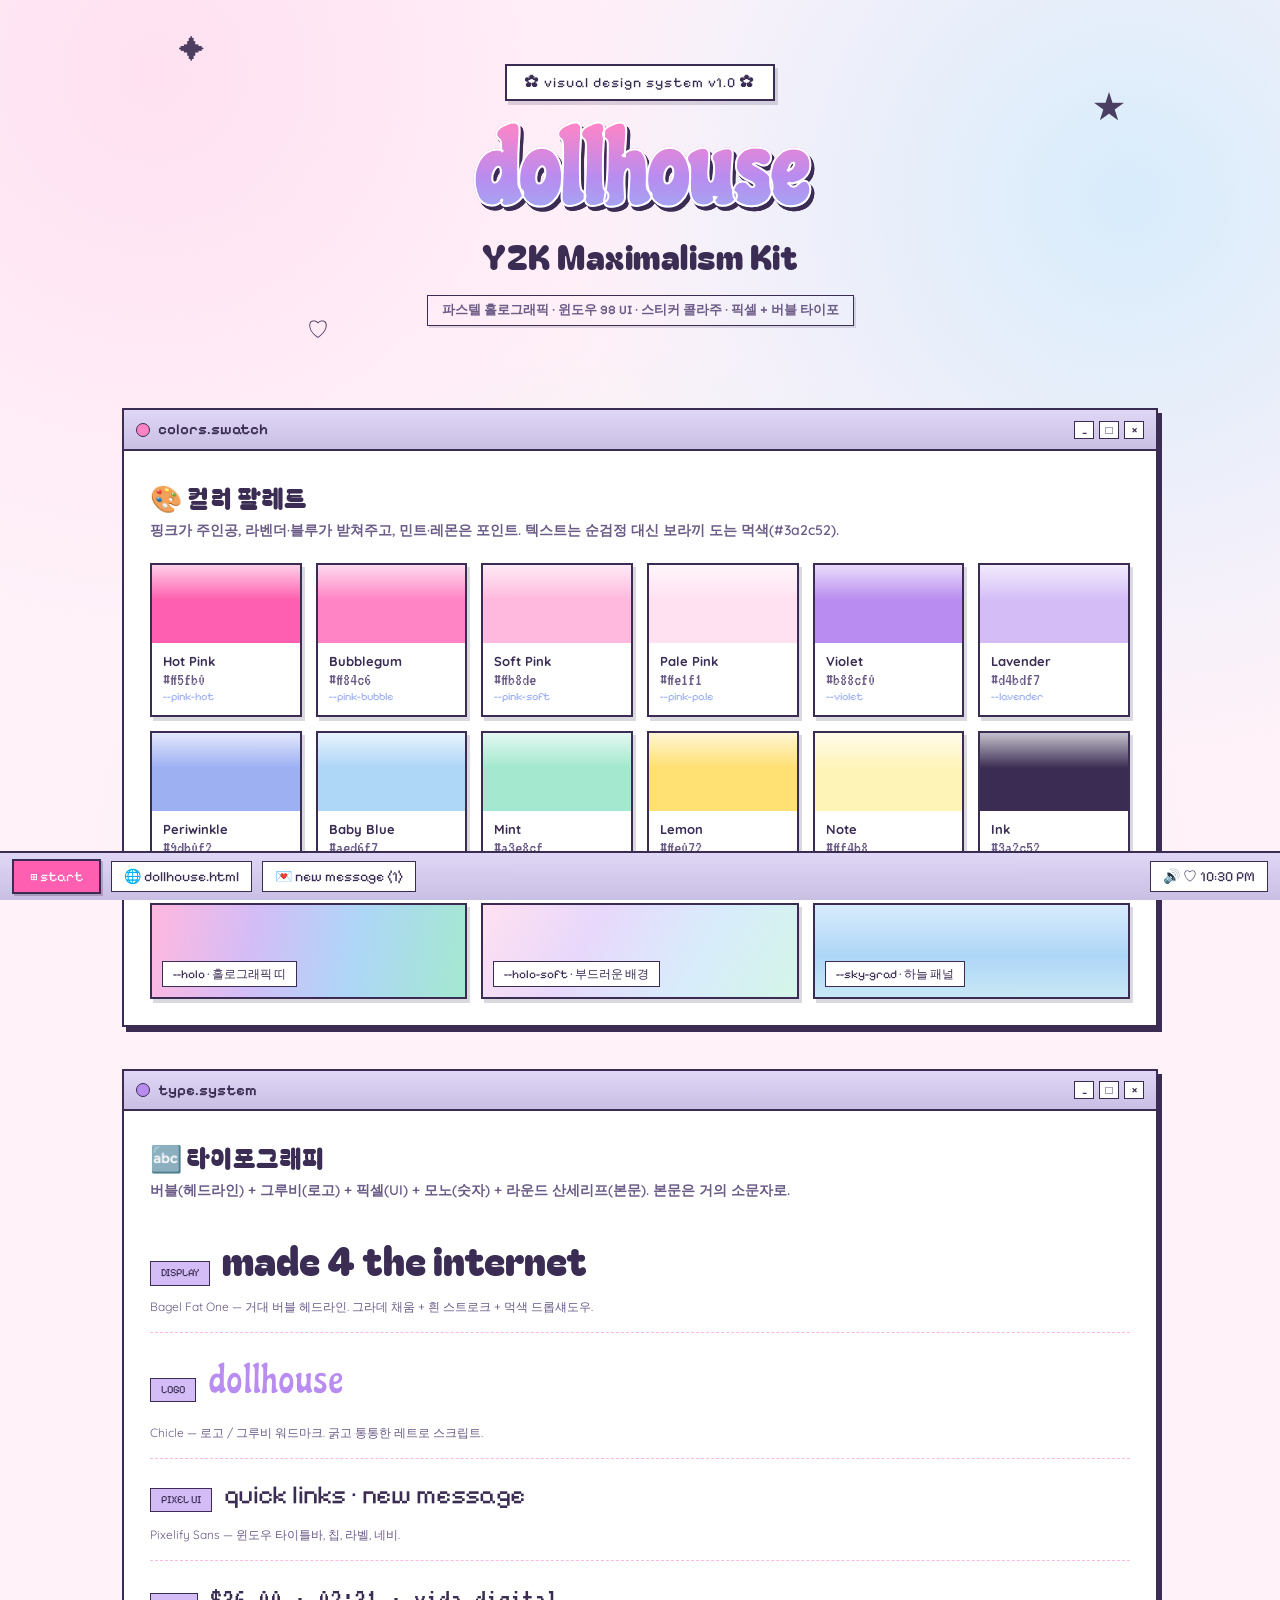
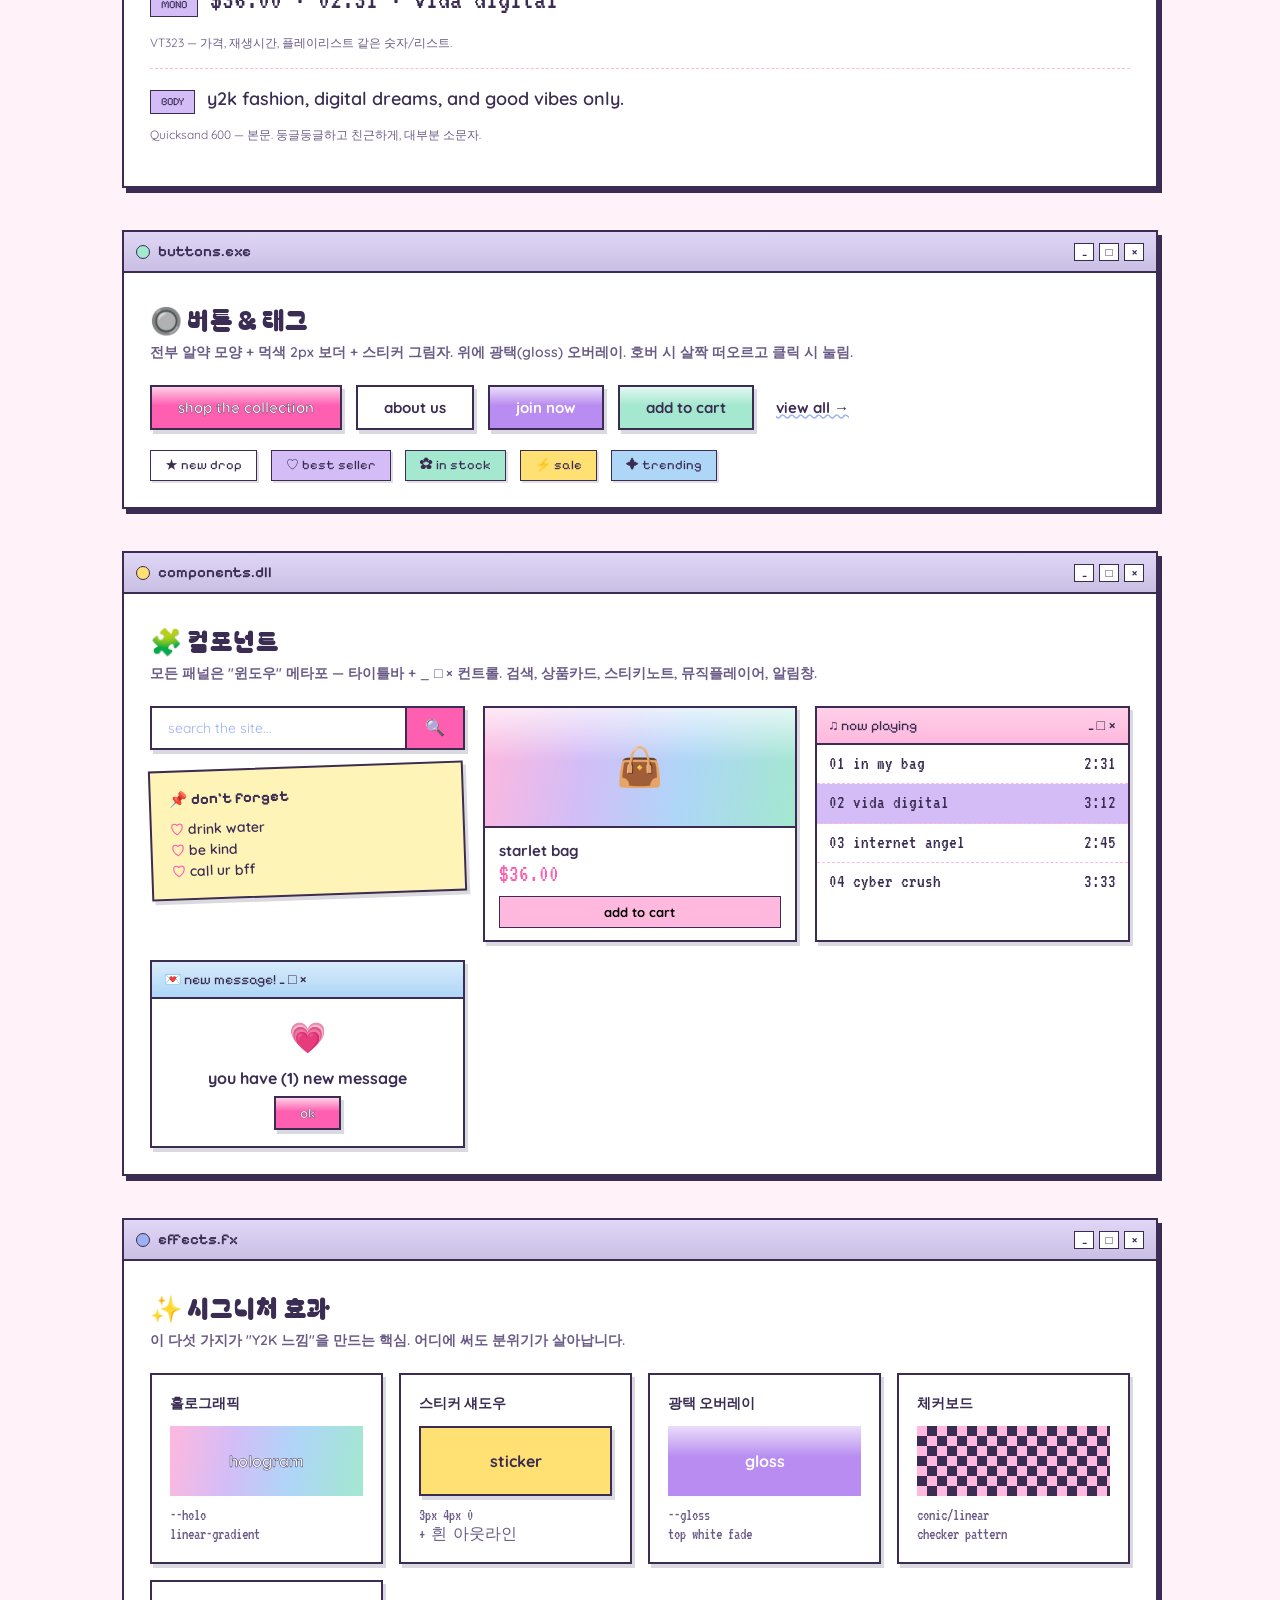
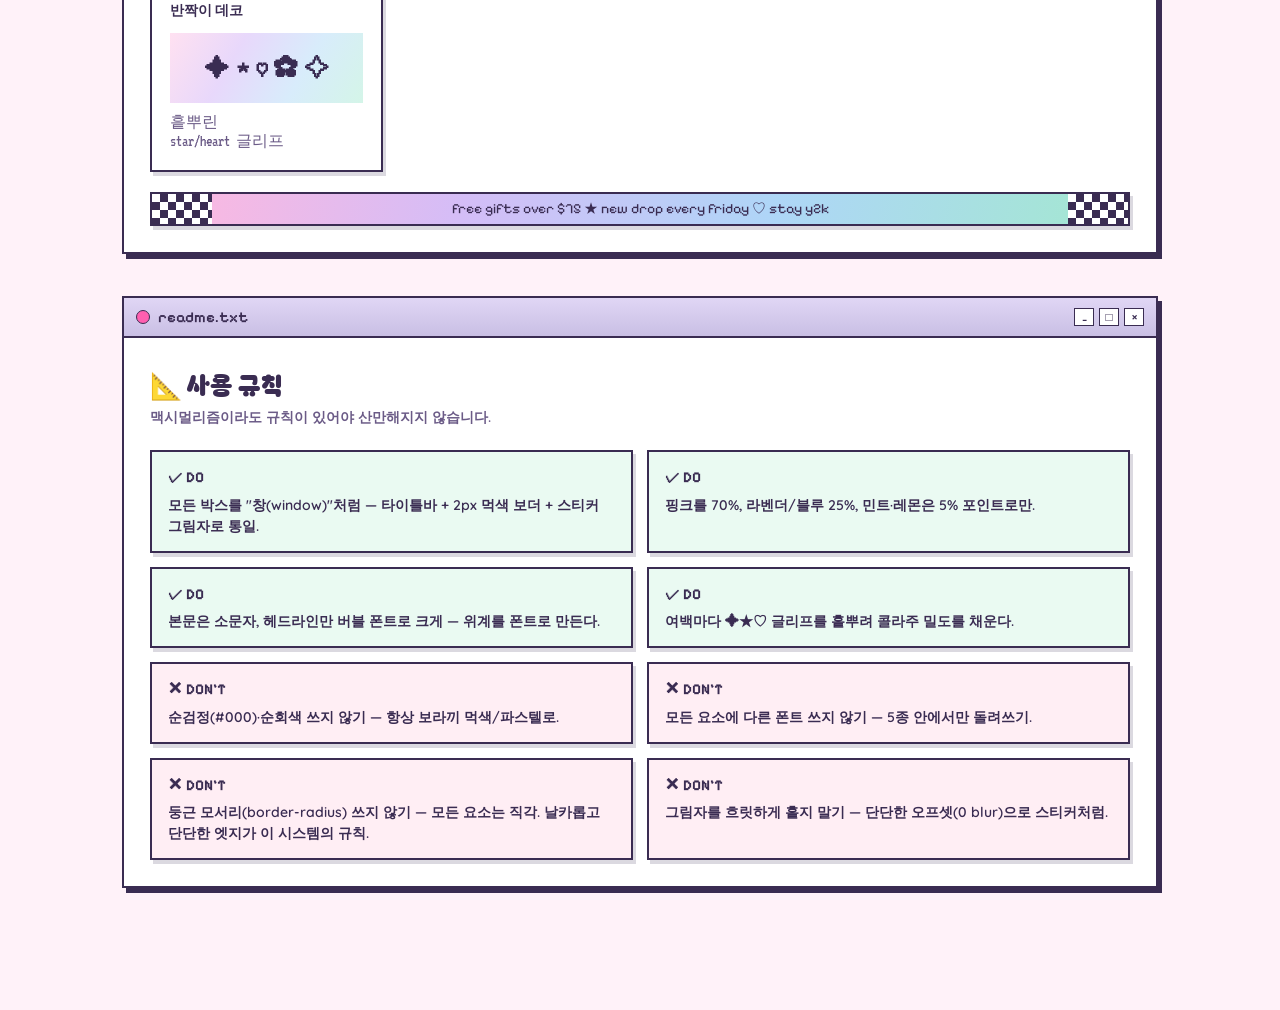
<file: y2k-design-system.html>
<!DOCTYPE html>
<html lang="ko">
<head>
<meta charset="UTF-8">
<meta name="viewport" content="width=device-width, initial-scale=1.0">
<title>dollhouse — Y2K Design System</title>
<link rel="preconnect" href="https://fonts.googleapis.com">
<link rel="preconnect" href="https://fonts.gstatic.com" crossorigin>
<link href="https://fonts.googleapis.com/css2?family=Bagel+Fat+One&family=Chicle&family=Pixelify+Sans:wght@400;500;600&family=Quicksand:wght@400;500;600;700&family=VT323&display=swap" rel="stylesheet">
<style>
/* =====================================================
   Y2K MAXIMALISM — DESIGN TOKENS
   ===================================================== */
:root{
  /* --- 색상: 본체 핑크 계열 --- */
  --pink-hot:      #ff5fb0;   /* CTA / 강조 / 가격표 */
  --pink-bubble:   #ff84c6;   /* 버튼 호버 / 보조강조 */
  --pink-soft:     #ffb8de;   /* 카드 헤더 / 보더 */
  --pink-pale:     #ffe1f1;   /* 패널 배경 */
  --pink-mist:     #fff2f9;   /* 페이지 배경 베이스 */

  /* --- 색상: 라벤더 / 블루 계열 --- */
  --violet:        #b88cf0;   /* 보조 강조 / 아이콘 */
  --lavender:      #d4bdf7;   /* 카드 / 태그 */
  --peri:          #9db0f2;   /* 링크 / 라인 */
  --sky:           #aed6f7;   /* 하늘 패널 */
  --sky-pale:      #d8ecfb;   /* 하늘 그라데 상단 */

  /* --- 색상: 액센트 --- */
  --mint:          #a3e8cf;   /* 성공 / 포인트 */
  --lemon:         #ffe072;   /* 스마일 / 강조닷 */
  --note:          #fff4b8;   /* 스티키노트 */

  /* --- 색상: 뉴트럴 / 시스템 --- */
  --ink:           #3a2c52;   /* 본문 텍스트 (보라끼 도는 먹) */
  --ink-soft:      #6b5b87;   /* 보조 텍스트 */
  --white:         #ffffff;
  --chrome:        #c9bfe4;   /* 윈도우 타이틀바 */
  --chrome-edge:   #9d8fc4;   /* 윈도우 음영 보더 */

  /* --- 그라데이션 --- */
  --holo: linear-gradient(100deg,#ffb8de 0%,#d4bdf7 32%,#aed6f7 64%,#a3e8cf 100%);
  --holo-soft: linear-gradient(120deg,#ffe1f1,#e8d8fb,#d8ecfb,#d4f5e8);
  --sky-grad: linear-gradient(180deg,#d8ecfb 0%,#aed6f7 55%,#c9e8f5 100%);
  --gloss: linear-gradient(180deg,rgba(255,255,255,.7),rgba(255,255,255,0) 45%);

  /* --- 보더 / 라운드 --- */
  --bd:        2px solid var(--ink);
  --bd-soft:   2px solid var(--pink-soft);
  --r-window:  0px;   /* 윈도우 패널 */
  --r-card:    0px;   /* 일반 카드 */
  --r-pill:    0px;   /* 버튼/태그 */
  --r-input:   0px;

  /* --- 그림자 (스티커 느낌) --- */
  --sh-sticker: 3px 4px 0 rgba(58,44,82,.18);
  --sh-soft:    0 6px 16px rgba(184,140,240,.28);
  --sh-pop:     4px 5px 0 var(--ink);

  /* --- 타이포 --- */
  --f-display: "Bagel Fat One", system-ui;  /* 거대 헤드라인 (버블) */
  --f-logo:    "Chicle", cursive;            /* 로고 / 그루비 */
  --f-pixel:   "Pixelify Sans", monospace;   /* UI 칩 / 윈도우 라벨 */
  --f-mono:    "VT323", monospace;           /* 플레이리스트 / 숫자 */
  --f-body:    "Quicksand", sans-serif;      /* 본문 */
}

/* ===================== BASE ===================== */
*{box-sizing:border-box;margin:0;padding:0}
body{
  font-family:var(--f-body);
  color:var(--ink);
  background:
    radial-gradient(circle at 12% 8%, #ffe1f1 0%, transparent 40%),
    radial-gradient(circle at 88% 22%, #d8ecfb 0%, transparent 42%),
    radial-gradient(circle at 50% 100%, #d4f5e8 0%, transparent 50%),
    var(--pink-mist);
  background-attachment:fixed;
  line-height:1.5;
  padding:0 0 80px;
}
.wrap{max-width:1080px;margin:0 auto;padding:0 22px}

/* 반짝이 데코 (재사용) */
.spark{position:absolute;pointer-events:none;font-family:var(--f-body);opacity:.9}

/* ===================== HERO ===================== */
.hero{
  text-align:center;
  padding:64px 22px 40px;
  position:relative;
  overflow:hidden;
}
.hero .kicker{
  font-family:var(--f-pixel);
  font-size:14px;letter-spacing:1px;
  background:var(--white);
  border:var(--bd);
  border-radius:var(--r-pill);
  padding:6px 18px;
  display:inline-block;
  box-shadow:var(--sh-sticker);
  margin-bottom:22px;
}
.hero h1{
  font-family:var(--f-logo);
  font-size:clamp(48px,9vw,104px);
  line-height:.95;
  background:linear-gradient(180deg,#ff84c6,#b88cf0 55%,#9db0f2);
  -webkit-background-clip:text;background-clip:text;
  -webkit-text-fill-color:transparent;
  -webkit-text-stroke:2px var(--white);
  filter:drop-shadow(3px 4px 0 var(--ink));
  margin-bottom:8px;
}
.hero .sub{
  font-family:var(--f-display);
  font-size:clamp(20px,3.4vw,34px);
  color:var(--ink);
  letter-spacing:.5px;
}
.hero p.tag{margin-top:14px;color:var(--ink-soft);font-weight:600}

/* ===================== SECTION FRAME (Window) ===================== */
.section{margin:42px 0}
.window{
  background:var(--white);
  border:var(--bd);
  border-radius:var(--r-window);
  box-shadow:var(--sh-pop);
  overflow:hidden;
}
.titlebar{
  display:flex;align-items:center;gap:8px;
  background:linear-gradient(180deg,#e0d6f5,var(--chrome));
  border-bottom:var(--bd);
  padding:8px 12px;
}
.titlebar .dot{width:14px;height:14px;border:1.5px solid var(--ink);border-radius:50%}
.titlebar .t-name{font-family:var(--f-pixel);font-weight:600;font-size:15px;flex:1}
.titlebar .controls{display:flex;gap:5px}
.titlebar .ctrl{
  width:20px;height:18px;border:1.5px solid var(--ink);
  background:var(--white);border-radius:0;
  font-family:var(--f-pixel);font-size:12px;
  display:grid;place-items:center;line-height:1;
}
.body-pad{padding:26px}

/* 섹션 타이틀 */
.sec-label{
  font-family:var(--f-display);
  font-size:26px;margin-bottom:4px;
  display:flex;align-items:center;gap:10px;
}
.sec-desc{color:var(--ink-soft);font-weight:600;margin-bottom:22px;font-size:14px}

/* ===================== COLOR SWATCHES ===================== */
.swatch-grid{display:grid;grid-template-columns:repeat(auto-fill,minmax(150px,1fr));gap:14px}
.swatch{
  border:var(--bd);border-radius:var(--r-card);
  overflow:hidden;box-shadow:var(--sh-sticker);
  background:var(--white);
}
.swatch .chip{height:78px;position:relative}
.swatch .chip::after{content:"";position:absolute;inset:0;background:var(--gloss)}
.swatch .meta{padding:9px 11px}
.swatch .name{font-weight:700;font-size:13px}
.swatch .hex{font-family:var(--f-mono);font-size:18px;color:var(--ink-soft);line-height:1}
.swatch .var{font-family:var(--f-pixel);font-size:11px;color:var(--peri)}

.grad-grid{display:grid;grid-template-columns:repeat(auto-fit,minmax(220px,1fr));gap:14px;margin-top:18px}
.grad{
  height:96px;border:var(--bd);border-radius:var(--r-card);
  box-shadow:var(--sh-sticker);position:relative;
  display:flex;align-items:flex-end;padding:10px;
}
.grad span{font-family:var(--f-pixel);font-size:12px;background:var(--white);
  border:1.5px solid var(--ink);border-radius:var(--r-pill);padding:3px 10px}

/* ===================== TYPOGRAPHY ===================== */
.type-row{
  border-bottom:1.5px dashed var(--pink-soft);
  padding:16px 0;display:flex;flex-wrap:wrap;align-items:baseline;gap:12px;
}
.type-row:last-child{border:none}
.type-tag{
  font-family:var(--f-pixel);font-size:11px;
  background:var(--lavender);border:1.5px solid var(--ink);
  border-radius:var(--r-pill);padding:3px 10px;white-space:nowrap;
}
.t-display{font-family:var(--f-display);font-size:40px;line-height:1}
.t-logo{font-family:var(--f-logo);font-size:42px;color:var(--violet);-webkit-text-stroke:1.5px var(--white);}
.t-pixel{font-family:var(--f-pixel);font-size:26px}
.t-mono{font-family:var(--f-mono);font-size:30px}
.t-body{font-family:var(--f-body);font-size:18px;font-weight:600}
.type-row .note{font-size:12px;color:var(--ink-soft);flex-basis:100%}

/* ===================== BUTTONS ===================== */
.demo-flow{display:flex;flex-wrap:wrap;gap:14px;align-items:center}
.btn{
  font-family:var(--f-body);font-weight:700;font-size:15px;
  border:var(--bd);border-radius:var(--r-pill);
  padding:11px 26px;cursor:pointer;color:var(--ink);
  position:relative;transition:transform .12s, box-shadow .12s;
  box-shadow:var(--sh-sticker);
}
.btn::before{content:"";position:absolute;inset:0;border-radius:inherit;background:var(--gloss);pointer-events:none}
.btn:hover{transform:translate(-1px,-1px);box-shadow:5px 6px 0 rgba(58,44,82,.22)}
.btn:active{transform:translate(2px,2px);box-shadow:1px 1px 0 rgba(58,44,82,.22)}
.btn-primary{background:var(--pink-hot);color:var(--white);-webkit-text-stroke:.4px var(--ink)}
.btn-secondary{background:var(--white)}
.btn-violet{background:var(--violet);color:var(--white)}
.btn-mint{background:var(--mint)}
.btn-ghost{background:transparent;box-shadow:none;text-decoration:underline;text-decoration-style:wavy;text-decoration-color:var(--peri);border:none;padding:11px 8px}

/* ===================== TAGS / BADGES ===================== */
.tag{
  font-family:var(--f-pixel);font-size:13px;
  border:1.5px solid var(--ink);border-radius:var(--r-pill);
  padding:5px 14px;display:inline-flex;gap:5px;align-items:center;
  box-shadow:2px 2px 0 rgba(58,44,82,.15);
}

/* ===================== INPUT + MUSIC ETC (components) ===================== */
.comp-grid{display:grid;grid-template-columns:repeat(auto-fit,minmax(260px,1fr));gap:18px}

/* 검색 인풋 */
.field{display:flex;border:var(--bd);border-radius:var(--r-pill);overflow:hidden;background:var(--white);box-shadow:var(--sh-sticker)}
.field input{flex:1;border:none;outline:none;padding:11px 16px;font-family:var(--f-body);font-size:14px;background:transparent;color:var(--ink)}
.field input::placeholder{color:var(--peri)}
.field button{border:none;border-left:var(--bd);background:var(--pink-hot);color:#fff;padding:0 18px;cursor:pointer;font-size:16px}

/* 카드(상품) */
.card{
  border:var(--bd);border-radius:var(--r-card);background:var(--white);
  box-shadow:var(--sh-sticker);overflow:hidden;
}
.card .ph{height:120px;background:var(--holo);border-bottom:var(--bd);position:relative;display:grid;place-items:center;font-size:38px}
.card .ph::after{content:"";position:absolute;inset:0;background:var(--gloss)}
.card .info{padding:12px 14px}
.card .info h4{font-family:var(--f-body);font-weight:700;font-size:15px}
.card .info .price{font-family:var(--f-mono);font-size:24px;color:var(--pink-hot);line-height:1}
.card .info .mini-btn{margin-top:10px;width:100%;background:var(--pink-soft);border:1.5px solid var(--ink);border-radius:var(--r-pill);padding:7px;font-family:var(--f-body);font-weight:700;font-size:13px;cursor:pointer}

/* 스티키 노트 */
.sticky{
  background:var(--note);border:var(--bd);border-radius:0;
  padding:16px 18px;box-shadow:var(--sh-sticker);
  transform:rotate(-2deg);font-weight:600;
}
.sticky h4{font-family:var(--f-pixel);margin-bottom:8px;font-size:15px}
.sticky ul{list-style:none;font-size:14px}
.sticky li::before{content:"♡ ";color:var(--pink-hot)}

/* 뮤직 플레이어 / 플레이리스트 */
.player{border:var(--bd);border-radius:var(--r-window);overflow:hidden;background:var(--white);box-shadow:var(--sh-sticker)}
.player .bar{background:linear-gradient(180deg,#ffd0e8,var(--pink-soft));border-bottom:var(--bd);padding:7px 12px;font-family:var(--f-pixel);font-size:14px;display:flex;justify-content:space-between}
.player .pl{font-family:var(--f-mono);font-size:19px}
.player .pl li{display:flex;justify-content:space-between;padding:5px 12px;border-bottom:1px dashed var(--pink-soft)}
.player .pl li.active{background:var(--lavender)}
.player .pl li:last-child{border:none}

/* 알림 / 메시지 윈도우 */
.msg{border:var(--bd);border-radius:var(--r-window);background:var(--white);box-shadow:var(--sh-sticker);overflow:hidden}
.msg .bar{background:linear-gradient(180deg,#d8ecfb,var(--sky));border-bottom:var(--bd);padding:7px 12px;font-family:var(--f-pixel);font-size:14px}
.msg .c{padding:16px;text-align:center}
.msg .c .ico{font-size:30px}

/* ===================== EFFECTS ===================== */
.fx-grid{display:grid;grid-template-columns:repeat(auto-fit,minmax(200px,1fr));gap:16px}
.fx{border:var(--bd);border-radius:var(--r-card);background:var(--white);padding:18px;box-shadow:var(--sh-sticker)}
.fx h4{font-family:var(--f-pixel);font-size:14px;margin-bottom:12px}
.fx .demo{height:70px;border-radius:0;display:grid;place-items:center;font-weight:700;margin-bottom:10px}
.fx code{font-family:var(--f-mono);font-size:16px;color:var(--ink-soft);display:block;line-height:1.2;word-break:break-all}
.d-holo{background:var(--holo);color:#fff;-webkit-text-stroke:.5px var(--ink)}
.d-sticker{background:var(--lemon);border:var(--bd);box-shadow:var(--sh-sticker)}
.d-gloss{background:var(--violet);color:#fff;position:relative;overflow:hidden}
.d-gloss::after{content:"";position:absolute;inset:0;background:var(--gloss)}
.d-check{
  background-image:
    linear-gradient(45deg,var(--ink) 25%,transparent 25%,transparent 75%,var(--ink) 75%),
    linear-gradient(45deg,var(--ink) 25%,var(--pink-soft) 25%,var(--pink-soft) 75%,var(--ink) 75%);
  background-size:20px 20px;background-position:0 0,10px 10px;
}

/* 체커 띠 (배너) */
.checker-band{
  height:34px;border:var(--bd);border-radius:var(--r-pill);
  background:var(--holo);display:flex;align-items:center;justify-content:center;
  font-family:var(--f-pixel);gap:18px;font-size:14px;
  box-shadow:var(--sh-sticker);position:relative;overflow:hidden;
}
.checker-band::before,.checker-band::after{
  content:"";position:absolute;top:0;bottom:0;width:60px;
  background-image:linear-gradient(45deg,var(--ink) 25%,transparent 25%,transparent 75%,var(--ink) 75%),linear-gradient(45deg,var(--ink) 25%,#fff 25%,#fff 75%,var(--ink) 75%);
  background-size:16px 16px;background-position:0 0,8px 8px;
}
.checker-band::before{left:0}.checker-band::after{right:0}

/* ===================== TASKBAR (footer) ===================== */
.taskbar{
  position:fixed;bottom:0;left:0;right:0;
  background:linear-gradient(180deg,#e0d6f5,var(--chrome));
  border-top:var(--bd);
  display:flex;align-items:center;gap:10px;padding:6px 12px;
  font-family:var(--f-pixel);font-size:14px;z-index:50;
}
.taskbar .start{
  background:var(--pink-hot);color:#fff;border:var(--bd);
  border-radius:0;padding:5px 16px;font-family:var(--f-pixel);
  box-shadow:2px 2px 0 rgba(58,44,82,.25);display:flex;gap:6px;align-items:center;
}
.taskbar .tb-item{background:var(--white);border:1.5px solid var(--ink);border-radius:0;padding:4px 12px}
.taskbar .clock{margin-left:auto;background:var(--white);border:1.5px solid var(--ink);border-radius:0;padding:4px 12px}

/* 사용규칙 박스 */
.rules{display:grid;grid-template-columns:1fr 1fr;gap:14px}
.rule{border:var(--bd);border-radius:var(--r-card);padding:14px 16px;background:var(--white);box-shadow:var(--sh-sticker);font-size:14px;font-weight:600}
.rule.do{background:#eafaf2}.rule.dont{background:#ffeef4}
.rule b{font-family:var(--f-pixel);display:block;margin-bottom:6px;font-size:15px}
@media(max-width:620px){.rules{grid-template-columns:1fr}}
</style>
</head>
<body>

<!-- ============ HERO ============ -->
<header class="hero">
  <span class="spark" style="top:30px;left:14%;font-size:26px">✦</span>
  <span class="spark" style="top:80px;right:12%;font-size:34px">★</span>
  <span class="spark" style="bottom:20px;left:24%;font-size:22px">♡</span>
  <span class="spark" style="top:120px;left:46%;font-size:18px">✦</span>
  <div class="kicker">✿ visual design system v1.0 ✿</div>
  <h1>dollhouse</h1>
  <div class="sub">Y2K Maximalism Kit</div>
  <p class="tag">파스텔 홀로그래픽 · 윈도우 98 UI · 스티커 콜라주 · 픽셀 + 버블 타이포</p>
</header>

<div class="wrap">

  <!-- ============ COLORS ============ -->
  <section class="section">
    <div class="window">
      <div class="titlebar">
        <span class="dot" style="background:#ff84c6"></span>
        <span class="t-name">colors.swatch</span>
        <div class="controls"><span class="ctrl">_</span><span class="ctrl">□</span><span class="ctrl">×</span></div>
      </div>
      <div class="body-pad">
        <div class="sec-label">🎨 컬러 팔레트</div>
        <p class="sec-desc">핑크가 주인공, 라벤더·블루가 받쳐주고, 민트·레몬은 포인트. 텍스트는 순검정 대신 보라끼 도는 먹색(#3a2c52).</p>
        <div class="swatch-grid">
          <div class="swatch"><div class="chip" style="background:#ff5fb0"></div><div class="meta"><div class="name">Hot Pink</div><div class="hex">#ff5fb0</div><div class="var">--pink-hot</div></div></div>
          <div class="swatch"><div class="chip" style="background:#ff84c6"></div><div class="meta"><div class="name">Bubblegum</div><div class="hex">#ff84c6</div><div class="var">--pink-bubble</div></div></div>
          <div class="swatch"><div class="chip" style="background:#ffb8de"></div><div class="meta"><div class="name">Soft Pink</div><div class="hex">#ffb8de</div><div class="var">--pink-soft</div></div></div>
          <div class="swatch"><div class="chip" style="background:#ffe1f1"></div><div class="meta"><div class="name">Pale Pink</div><div class="hex">#ffe1f1</div><div class="var">--pink-pale</div></div></div>
          <div class="swatch"><div class="chip" style="background:#b88cf0"></div><div class="meta"><div class="name">Violet</div><div class="hex">#b88cf0</div><div class="var">--violet</div></div></div>
          <div class="swatch"><div class="chip" style="background:#d4bdf7"></div><div class="meta"><div class="name">Lavender</div><div class="hex">#d4bdf7</div><div class="var">--lavender</div></div></div>
          <div class="swatch"><div class="chip" style="background:#9db0f2"></div><div class="meta"><div class="name">Periwinkle</div><div class="hex">#9db0f2</div><div class="var">--peri</div></div></div>
          <div class="swatch"><div class="chip" style="background:#aed6f7"></div><div class="meta"><div class="name">Baby Blue</div><div class="hex">#aed6f7</div><div class="var">--sky</div></div></div>
          <div class="swatch"><div class="chip" style="background:#a3e8cf"></div><div class="meta"><div class="name">Mint</div><div class="hex">#a3e8cf</div><div class="var">--mint</div></div></div>
          <div class="swatch"><div class="chip" style="background:#ffe072"></div><div class="meta"><div class="name">Lemon</div><div class="hex">#ffe072</div><div class="var">--lemon</div></div></div>
          <div class="swatch"><div class="chip" style="background:#fff4b8"></div><div class="meta"><div class="name">Note</div><div class="hex">#fff4b8</div><div class="var">--note</div></div></div>
          <div class="swatch"><div class="chip" style="background:#3a2c52"></div><div class="meta"><div class="name">Ink</div><div class="hex">#3a2c52</div><div class="var">--ink</div></div></div>
        </div>

        <div class="grad-grid">
          <div class="grad" style="background:var(--holo)"><span>--holo · 홀로그래픽 띠</span></div>
          <div class="grad" style="background:var(--holo-soft)"><span>--holo-soft · 부드러운 배경</span></div>
          <div class="grad" style="background:var(--sky-grad)"><span>--sky-grad · 하늘 패널</span></div>
        </div>
      </div>
    </div>
  </section>

  <!-- ============ TYPOGRAPHY ============ -->
  <section class="section">
    <div class="window">
      <div class="titlebar">
        <span class="dot" style="background:#b88cf0"></span>
        <span class="t-name">type.system</span>
        <div class="controls"><span class="ctrl">_</span><span class="ctrl">□</span><span class="ctrl">×</span></div>
      </div>
      <div class="body-pad">
        <div class="sec-label">🔤 타이포그래피</div>
        <p class="sec-desc">버블(헤드라인) + 그루비(로고) + 픽셀(UI) + 모노(숫자) + 라운드 산세리프(본문). 본문은 거의 소문자로.</p>

        <div class="type-row">
          <span class="type-tag">DISPLAY</span>
          <span class="t-display">made 4 the internet</span>
          <span class="note">Bagel Fat One — 거대 버블 헤드라인. 그라데 채움 + 흰 스트로크 + 먹색 드롭섀도우.</span>
        </div>
        <div class="type-row">
          <span class="type-tag">LOGO</span>
          <span class="t-logo">dollhouse</span>
          <span class="note">Chicle — 로고 / 그루비 워드마크. 굵고 통통한 레트로 스크립트.</span>
        </div>
        <div class="type-row">
          <span class="type-tag">PIXEL UI</span>
          <span class="t-pixel">quick links · new message</span>
          <span class="note">Pixelify Sans — 윈도우 타이틀바, 칩, 라벨, 네비.</span>
        </div>
        <div class="type-row">
          <span class="type-tag">MONO</span>
          <span class="t-mono">$36.00 · 02:31 · vida digital</span>
          <span class="note">VT323 — 가격, 재생시간, 플레이리스트 같은 숫자/리스트.</span>
        </div>
        <div class="type-row">
          <span class="type-tag">BODY</span>
          <span class="t-body">y2k fashion, digital dreams, and good vibes only.</span>
          <span class="note">Quicksand 600 — 본문. 둥글둥글하고 친근하게, 대부분 소문자.</span>
        </div>
      </div>
    </div>
  </section>

  <!-- ============ BUTTONS & TAGS ============ -->
  <section class="section">
    <div class="window">
      <div class="titlebar">
        <span class="dot" style="background:#a3e8cf"></span>
        <span class="t-name">buttons.exe</span>
        <div class="controls"><span class="ctrl">_</span><span class="ctrl">□</span><span class="ctrl">×</span></div>
      </div>
      <div class="body-pad">
        <div class="sec-label">🔘 버튼 &amp; 태그</div>
        <p class="sec-desc">전부 알약 모양 + 먹색 2px 보더 + 스티커 그림자. 위에 광택(gloss) 오버레이. 호버 시 살짝 떠오르고 클릭 시 눌림.</p>
        <div class="demo-flow" style="margin-bottom:20px">
          <button class="btn btn-primary">shop the collection</button>
          <button class="btn btn-secondary">about us</button>
          <button class="btn btn-violet">join now</button>
          <button class="btn btn-mint">add to cart</button>
          <button class="btn btn-ghost">view all →</button>
        </div>
        <div class="demo-flow">
          <span class="tag">★ new drop</span>
          <span class="tag" style="background:var(--lavender)">♡ best seller</span>
          <span class="tag" style="background:var(--mint)">✿ in stock</span>
          <span class="tag" style="background:var(--lemon)">⚡ sale</span>
          <span class="tag" style="background:var(--sky)">✦ trending</span>
        </div>
      </div>
    </div>
  </section>

  <!-- ============ COMPONENTS ============ -->
  <section class="section">
    <div class="window">
      <div class="titlebar">
        <span class="dot" style="background:#ffe072"></span>
        <span class="t-name">components.dll</span>
        <div class="controls"><span class="ctrl">_</span><span class="ctrl">□</span><span class="ctrl">×</span></div>
      </div>
      <div class="body-pad">
        <div class="sec-label">🧩 컴포넌트</div>
        <p class="sec-desc">모든 패널은 "윈도우" 메타포 — 타이틀바 + _ □ × 컨트롤. 검색, 상품카드, 스티키노트, 뮤직플레이어, 알림창.</p>
        <div class="comp-grid">

          <div>
            <div class="field" style="margin-bottom:16px">
              <input placeholder="search the site...">
              <button>🔍</button>
            </div>
            <div class="sticky">
              <h4>📌 don't forget</h4>
              <ul><li>drink water</li><li>be kind</li><li>call ur bff</li></ul>
            </div>
          </div>

          <div class="card">
            <div class="ph">👜</div>
            <div class="info">
              <h4>starlet bag</h4>
              <div class="price">$36.00</div>
              <button class="mini-btn">add to cart</button>
            </div>
          </div>

          <div class="player">
            <div class="bar"><span>♫ now playing</span><span>_ □ ×</span></div>
            <ul class="pl">
              <li><span>01 in my bag</span><span>2:31</span></li>
              <li class="active"><span>02 vida digital</span><span>3:12</span></li>
              <li><span>03 internet angel</span><span>2:45</span></li>
              <li><span>04 cyber crush</span><span>3:33</span></li>
            </ul>
          </div>

          <div class="msg">
            <div class="bar">💌 new message! _ □ ×</div>
            <div class="c">
              <div class="ico">💗</div>
              <p style="font-weight:700;margin:6px 0">you have (1) new message</p>
              <button class="btn btn-primary" style="padding:7px 24px;font-size:13px">ok</button>
            </div>
          </div>

        </div>
      </div>
    </div>
  </section>

  <!-- ============ EFFECTS ============ -->
  <section class="section">
    <div class="window">
      <div class="titlebar">
        <span class="dot" style="background:#9db0f2"></span>
        <span class="t-name">effects.fx</span>
        <div class="controls"><span class="ctrl">_</span><span class="ctrl">□</span><span class="ctrl">×</span></div>
      </div>
      <div class="body-pad">
        <div class="sec-label">✨ 시그니처 효과</div>
        <p class="sec-desc">이 다섯 가지가 "Y2K 느낌"을 만드는 핵심. 어디에 써도 분위기가 살아납니다.</p>
        <div class="fx-grid">
          <div class="fx"><h4>홀로그래픽</h4><div class="demo d-holo">hologram</div><code>--holo<br>linear-gradient</code></div>
          <div class="fx"><h4>스티커 섀도우</h4><div class="demo d-sticker">sticker</div><code>3px 4px 0<br>+ 흰 아웃라인</code></div>
          <div class="fx"><h4>광택 오버레이</h4><div class="demo d-gloss">gloss</div><code>--gloss<br>top white fade</code></div>
          <div class="fx"><h4>체커보드</h4><div class="demo d-check"></div><code>conic/linear<br>checker pattern</code></div>
          <div class="fx"><h4>반짝이 데코</h4><div class="demo" style="background:var(--holo-soft);font-size:24px">✦ ★ ♡ ✿ ✧</div><code>흩뿌린<br>star/heart 글리프</code></div>
        </div>

        <div style="margin-top:20px;display:flex;flex-direction:column;gap:12px">
          <div class="checker-band">free gifts over $75 ★ new drop every friday ♡ stay y2k</div>
        </div>
      </div>
    </div>
  </section>

  <!-- ============ USAGE RULES ============ -->
  <section class="section">
    <div class="window">
      <div class="titlebar">
        <span class="dot" style="background:#ff5fb0"></span>
        <span class="t-name">readme.txt</span>
        <div class="controls"><span class="ctrl">_</span><span class="ctrl">□</span><span class="ctrl">×</span></div>
      </div>
      <div class="body-pad">
        <div class="sec-label">📐 사용 규칙</div>
        <p class="sec-desc">맥시멀리즘이라도 규칙이 있어야 산만해지지 않습니다.</p>
        <div class="rules">
          <div class="rule do"><b>✓ DO</b>모든 박스를 "창(window)"처럼 — 타이틀바 + 2px 먹색 보더 + 스티커 그림자로 통일.</div>
          <div class="rule do"><b>✓ DO</b>핑크를 70%, 라벤더/블루 25%, 민트·레몬은 5% 포인트로만.</div>
          <div class="rule do"><b>✓ DO</b>본문은 소문자, 헤드라인만 버블 폰트로 크게 — 위계를 폰트로 만든다.</div>
          <div class="rule do"><b>✓ DO</b>여백마다 ✦★♡ 글리프를 흩뿌려 콜라주 밀도를 채운다.</div>
          <div class="rule dont"><b>✕ DON'T</b>순검정(#000)·순회색 쓰지 않기 — 항상 보라끼 먹색/파스텔로.</div>
          <div class="rule dont"><b>✕ DON'T</b>모든 요소에 다른 폰트 쓰지 않기 — 5종 안에서만 돌려쓰기.</div>
          <div class="rule dont"><b>✕ DON'T</b>둥근 모서리(border-radius) 쓰지 않기 — 모든 요소는 직각. 날카롭고 단단한 엣지가 이 시스템의 규칙.</div>
          <div class="rule dont"><b>✕ DON'T</b>그림자를 흐릿하게 흩지 말기 — 단단한 오프셋(0 blur)으로 스티커처럼.</div>
        </div>
      </div>
    </div>
  </section>

</div>

<!-- ============ TASKBAR ============ -->
<div class="taskbar">
  <span class="start">⊞ start</span>
  <span class="tb-item">🌐 dollhouse.html</span>
  <span class="tb-item">💌 new message (1)</span>
  <span class="clock">🔊 ♡ 10:30 PM</span>
</div>

</body>
</html>
</file>
